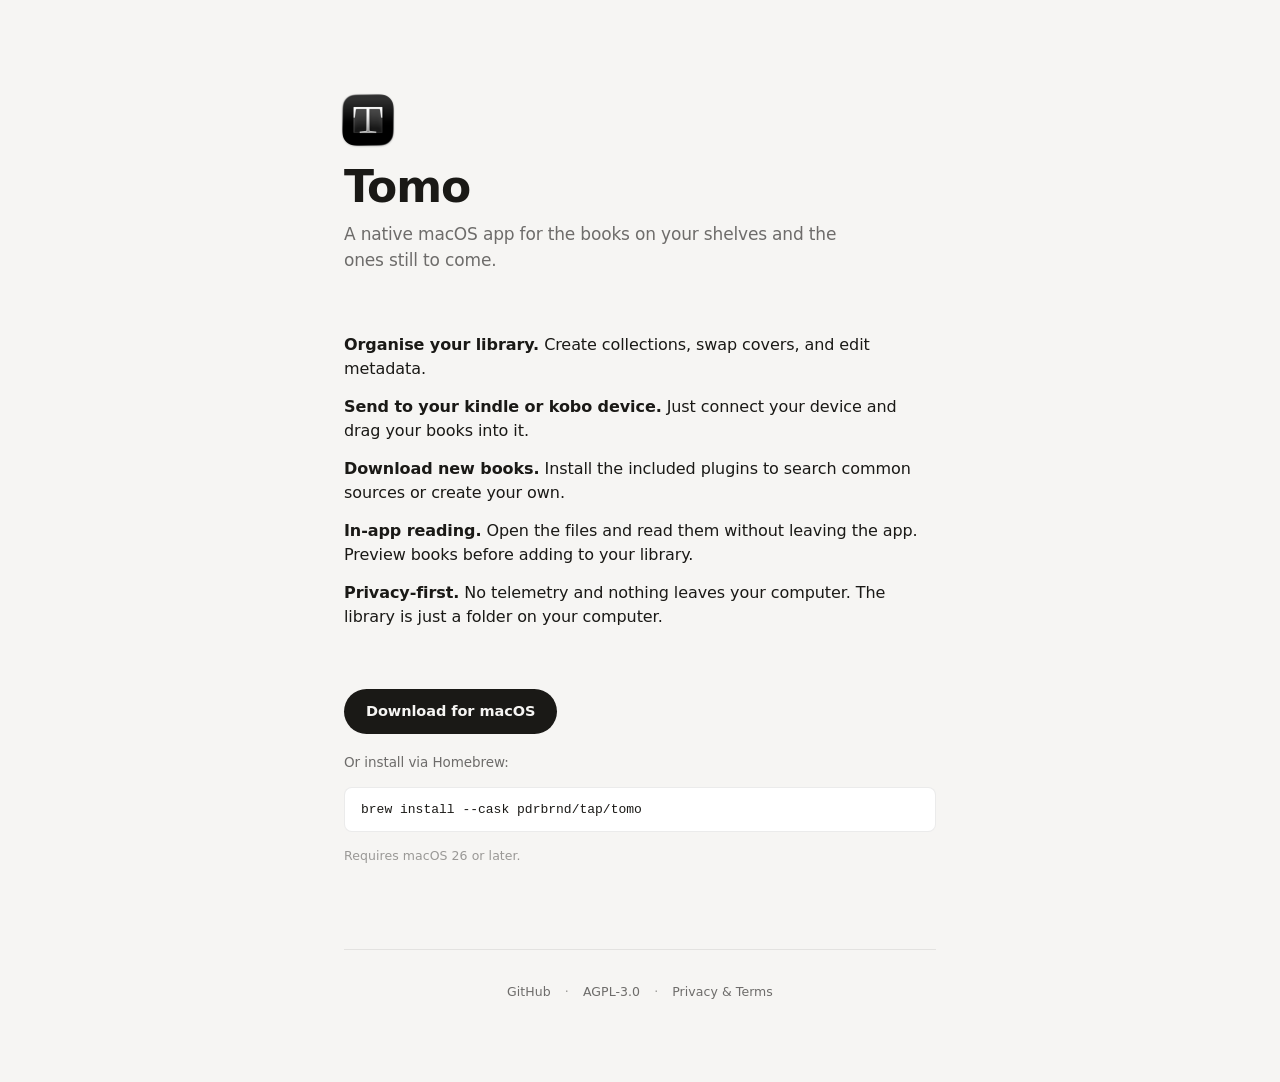
<file: docs/index.html>
<!doctype html>
<html lang="en">
  <head>
    <meta charset="UTF-8" />
    <meta
      name="viewport"
      content="width=device-width, initial-scale=1, viewport-fit=cover"
    />
    <title>Tomo — A native macOS e-book library</title>
    <meta
      name="description"
      content="A native macOS e-book library manager with Kindle and Kobo support."
    />
    <meta
      name="theme-color"
      content="#f6f5f3"
      media="(prefers-color-scheme: light)"
    />
    <meta
      name="theme-color"
      content="#020202"
      media="(prefers-color-scheme: dark)"
    />

    <meta property="og:title" content="Tomo" />
    <meta
      property="og:description"
      content="A native macOS e-book library manager."
    />
    <meta property="og:image" content="https://tomolibrary.com/img/og.jpg" />
    <meta property="og:url" content="https://tomolibrary.com" />
    <meta property="og:type" content="website" />
    <meta name="twitter:card" content="summary_large_image" />

    <link rel="icon" type="image/png" sizes="32x32" href="img/icon-32.png" />
    <link rel="icon" type="image/png" sizes="512x512" href="img/icon-512.png" />
    <link rel="apple-touch-icon" sizes="180x180" href="img/icon-180.png" />
    <link rel="stylesheet" href="style.css" />
  </head>
  <body>
    <main>
      <header>
        <img
          class="header-logo"
          src="img/icon-512.png"
          alt=""
          aria-hidden="true"
          width="64"
          height="64"
        />
        <h1>Tomo</h1>
        <p class="tagline">
          A native macOS app for the books on your shelves and the ones still to
          come.
        </p>
      </header>

      <!--<figure class="hero">
        <video
          class="hero-video"
          src="walkthrough.mp4"
          poster="img/hero-poster.jpg"
          playsinline
          preload="none"
          aria-label="Tomo walkthrough video"
        ></video>
        <button class="hero-play" type="button">Watch walkthrough</button>
      </figure>-->

      <section class="features">
        <ul>
          <li>
            <b>Organise your library.</b> Create collections, swap covers, and edit metadata.
          </li>
          <li>
            <b>Send to your kindle or kobo device.</b> Just connect your device and drag your books into it.
          </li>
          <li>
            <b>Download new books.</b> Install the included plugins to search common sources or create your own.
          </li>
          <li>
            <b>In-app reading.</b> Open the files and read them without leaving the app. Preview books before adding to your library.
          </li>
          <li>
            <b>Privacy-first.</b> No telemetry and nothing leaves your computer. The library is just a folder on your computer.
          </li>
        </ul>
      </section>

      <section class="download">
        <a
          class="download-btn"
          href="https://github.com/pdrbrnd/tomo/releases/download/v1.18.2/Tomo-v1.18.2.dmg"
          data-version="v1.18.2"
          >Download for macOS</a
        >
        <a
          class="download-fallback"
          href="https://github.com/pdrbrnd/tomo/releases/latest"
          >Get it from GitHub →</a
        >
        <p class="brew">Or install via Homebrew:</p>
        <pre><code>brew install --cask pdrbrnd/tap/tomo</code></pre>
        <p class="requirements">Requires macOS 26 or later.</p>
      </section>

      <footer>
        <a href="https://github.com/pdrbrnd/tomo">GitHub</a>
        <span class="dot">·</span>
        <a href="https://github.com/pdrbrnd/tomo/blob/main/LICENSE">AGPL-3.0</a>
        <span class="dot">·</span>
        <a href="legal.html">Privacy &amp; Terms</a>
      </footer>
    </main>
    <script>
      const video = document.querySelector(".hero-video");
      const playBtn = document.querySelector(".hero-play");
      if (video && playBtn) {
        playBtn.addEventListener("click", () => {
          video.setAttribute("controls", "");
          video.play();
          playBtn.remove();
        });
      }
    </script>
  </body>
</html>
</file>
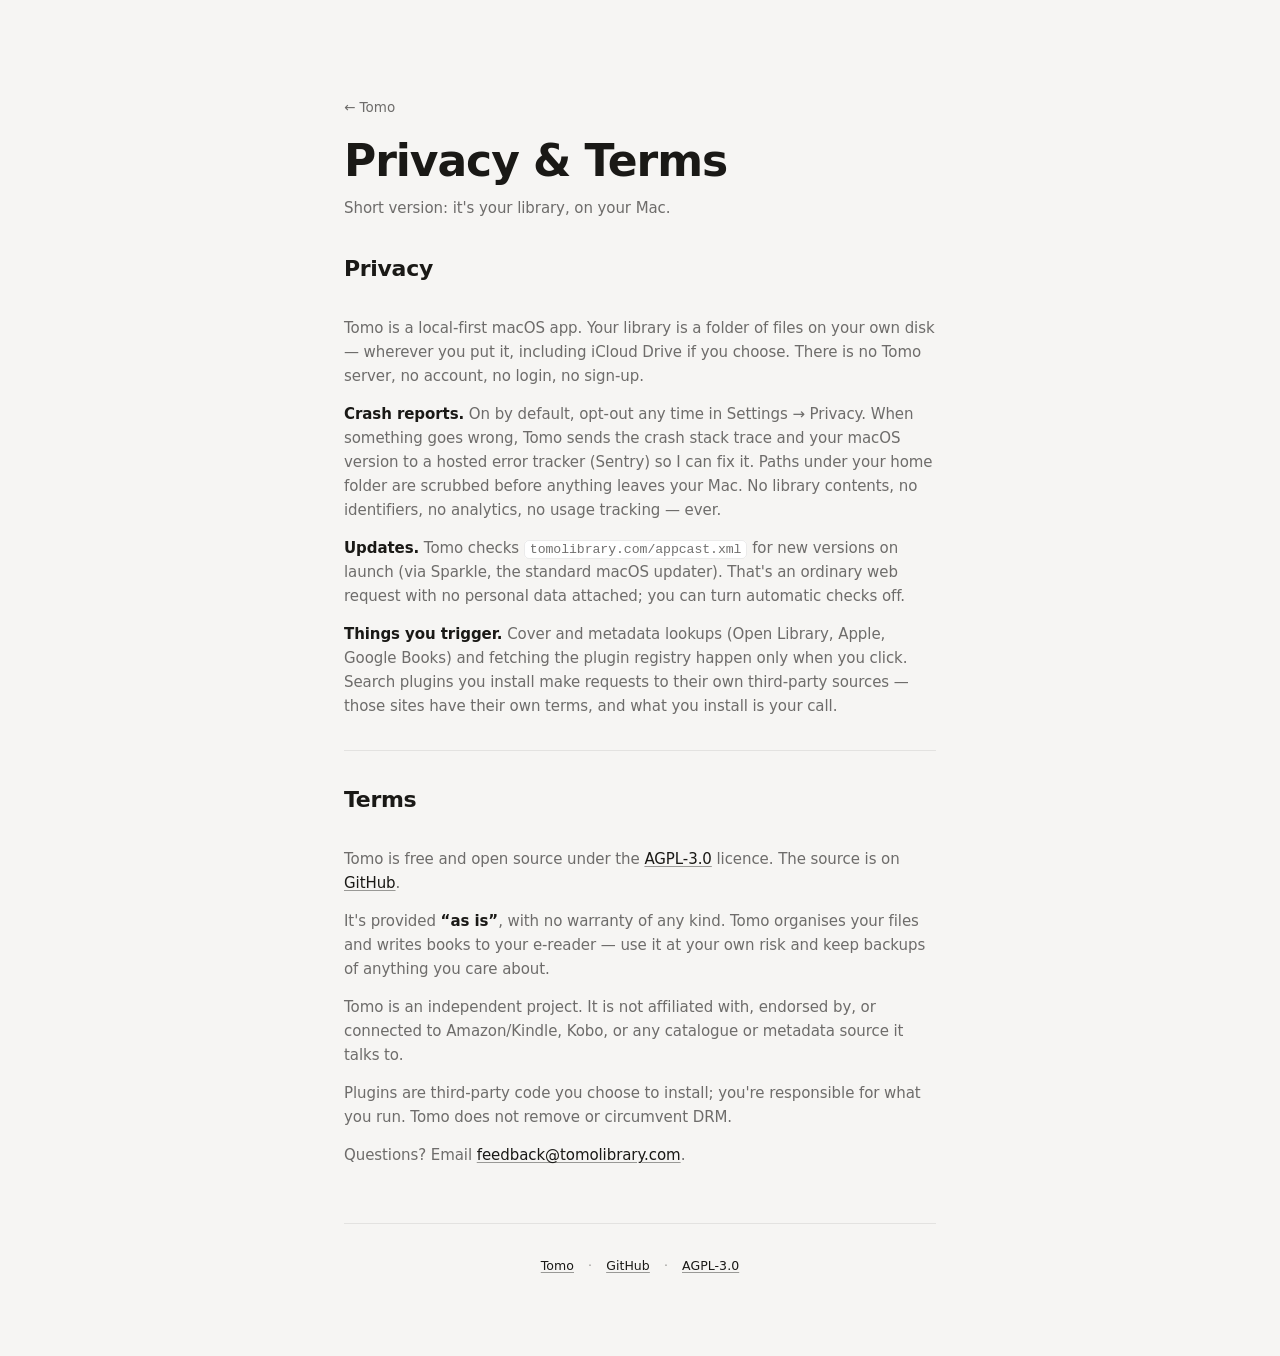
<file: docs/legal.html>
<!doctype html>
<html lang="en">
  <head>
    <meta charset="UTF-8" />
    <meta
      name="viewport"
      content="width=device-width, initial-scale=1, viewport-fit=cover"
    />
    <title>Privacy &amp; Terms — Tomo</title>
    <meta
      name="description"
      content="Privacy policy and terms for Tomo, a local-first macOS e-book library manager."
    />
    <meta
      name="theme-color"
      content="#f6f5f3"
      media="(prefers-color-scheme: light)"
    />
    <meta
      name="theme-color"
      content="#020202"
      media="(prefers-color-scheme: dark)"
    />

    <link rel="icon" type="image/png" sizes="32x32" href="img/icon-32.png" />
    <link rel="icon" type="image/png" sizes="512x512" href="img/icon-512.png" />
    <link rel="apple-touch-icon" sizes="180x180" href="img/icon-180.png" />
    <link rel="stylesheet" href="style.css" />
  </head>
  <body>
    <main class="legal">
      <header>
        <a class="back" href="index.html">← Tomo</a>
        <h1>Privacy &amp; Terms</h1>
        <p class="tagline">Short version: it's your library, on your Mac.</p>
      </header>

      <section>
        <h2>Privacy</h2>
        <p>
          Tomo is a local-first macOS app. Your library is a folder of files on
          your own disk — wherever you put it, including iCloud Drive if you
          choose. There is no Tomo server, no account, no login, no sign-up.
        </p>
        <p>
          <b>Crash reports.</b> On by default, opt-out any time in
          Settings&nbsp;→&nbsp;Privacy. When something goes wrong, Tomo sends
          the crash stack trace and your macOS version to a hosted error tracker
          (Sentry) so I can fix it. Paths under your home folder are scrubbed
          before anything leaves your Mac. No library contents, no identifiers,
          no analytics, no usage tracking — ever.
        </p>
        <p>
          <b>Updates.</b> Tomo checks <code>tomolibrary.com/appcast.xml</code>
          for new versions on launch (via Sparkle, the standard macOS updater).
          That's an ordinary web request with no personal data attached; you can
          turn automatic checks off.
        </p>
        <p>
          <b>Things you trigger.</b> Cover and metadata lookups (Open Library,
          Apple, Google Books) and fetching the plugin registry happen only when
          you click. Search plugins you install make requests to their own
          third-party sources — those sites have their own terms, and what you
          install is your call.
        </p>
      </section>

      <hr />

      <section>
        <h2>Terms</h2>
        <p>
          Tomo is free and open source under the
          <a href="https://github.com/pdrbrnd/tomo/blob/main/LICENSE"
            >AGPL-3.0</a
          >
          licence. The source is on
          <a href="https://github.com/pdrbrnd/tomo">GitHub</a>.
        </p>
        <p>
          It's provided <b>“as is”</b>, with no warranty of any kind. Tomo
          organises your files and writes books to your e-reader — use it at
          your own risk and keep backups of anything you care about.
        </p>
        <p>
          Tomo is an independent project. It is not affiliated with, endorsed
          by, or connected to Amazon/Kindle, Kobo, or any catalogue or metadata
          source it talks to.
        </p>
        <p>
          Plugins are third-party code you choose to install; you're responsible
          for what you run. Tomo does not remove or circumvent DRM.
        </p>
        <p>
          Questions? Email
          <a href="mailto:feedback@tomolibrary.com">feedback@tomolibrary.com</a
          >.
        </p>
      </section>

      <footer>
        <a href="index.html">Tomo</a>
        <span class="dot">·</span>
        <a href="https://github.com/pdrbrnd/tomo">GitHub</a>
        <span class="dot">·</span>
        <a href="https://github.com/pdrbrnd/tomo/blob/main/LICENSE">AGPL-3.0</a>
      </footer>
    </main>
  </body>
</html>
</file>
<file: docs/style.css>
:root {
  color-scheme: light dark;
  --canvas: #f6f5f3;
  --surface: #ffffff;
  --ink: #1a1916;
  --ink-secondary: rgba(26, 25, 22, 0.62);
  --ink-tertiary: rgba(26, 25, 22, 0.42);
  --hairline: rgba(0, 0, 0, 0.08);
}

@media (prefers-color-scheme: dark) {
  :root {
    --canvas: #020202;
    --surface: #0a0a0a;
    --ink: #f2f0ec;
    --ink-secondary: rgba(242, 240, 236, 0.62);
    --ink-tertiary: rgba(242, 240, 236, 0.4);
    --hairline: rgba(255, 255, 255, 0.08);
  }
}

* {
  box-sizing: border-box;
  margin: 0;
  padding: 0;
}

html {
  font-family:
    -apple-system, BlinkMacSystemFont, system-ui, "Segoe UI", sans-serif;
  font-size: 15px;
  line-height: 1.55;
  color: var(--ink);
  background: var(--canvas);
  -webkit-font-smoothing: antialiased;
  -moz-osx-font-smoothing: grayscale;
  text-rendering: optimizeLegibility;
  font-feature-settings: "ss01", "cv11";
}

body {
  min-height: 100vh;
  display: flex;
  flex-direction: column;
}

main {
  width: 100%;
  max-width: 640px;
  margin: 0 auto;
  padding: 96px 24px 48px;
  display: flex;
  flex-direction: column;
  gap: 60px;
}

.header-logo {
  display: block;
  width: 64px;
  height: 64px;
  margin: -8px 0 12px -8px;
}

header h1 {
  font-size: 44px;
  font-weight: 600;
  line-height: 1.05;
  letter-spacing: -0.024em;
  margin-bottom: 12px;
}

header .tagline {
  font-size: 17px;
  line-height: 1.5;
  color: var(--ink-secondary);
  letter-spacing: -0.01em;
  max-width: 30em;
}

.hero {
  position: relative;
  margin: 0 -80px;
}

.hero-video {
  display: block;
  width: 100%;
  height: auto;
  border-radius: 12px;
  box-shadow:
    0 1px 2px rgba(0, 0, 0, 0.06),
    0 2px 4px rgba(0, 0, 0, 0.06),
    0 18px 36px rgba(0, 0, 0, 0.08);
}

@media (prefers-color-scheme: dark) {
  .hero-video {
    box-shadow: 0 18px 36px rgba(0, 0, 0, 0.45);
    border: 0.5px solid rgba(255, 255, 255, 0.1);
  }
}

.hero-play {
  position: absolute;
  top: 50%;
  left: 50%;
  transform: translate(-50%, -50%);
  display: inline-flex;
  align-items: center;
  gap: 8px;
  font-family: inherit;
  font-size: 14.5px;
  font-weight: 600;
  letter-spacing: -0.005em;
  color: #1a1916;
  background: #ffffff;
  padding: 11px 22px;
  border: none;
  border-radius: 999px;
  cursor: pointer;
  box-shadow: 0 8px 24px rgba(0, 0, 0, 0.18);
  transition:
    transform 0.15s ease,
    box-shadow 0.15s ease;
}

.hero-play:hover {
  transform: translate(-50%, calc(-50% - 1px));
  box-shadow: 0 10px 28px rgba(0, 0, 0, 0.22);
}

.hero-play:active {
  transform: translate(-50%, -50%);
}

.hero-play:focus-visible {
  outline: 2px solid #ffffff;
  outline-offset: 4px;
}

@media (prefers-reduced-motion: reduce) {
  .hero-play {
    transition: none;
  }
  .hero-play:hover {
    transform: translate(-50%, -50%);
  }
}

.features ul {
  list-style: none;
  display: flex;
  flex-direction: column;
  gap: 14px;
}

.features li {
  font-size: 16px;
  line-height: 1.5;
  letter-spacing: -0.005em;
}

.features li b {
  font-weight: 600;
  color: var(--ink);
}

.download {
  display: flex;
  flex-direction: column;
  align-items: flex-start;
  gap: 14px;
}

.download-btn {
  display: inline-block;
  font-size: 14.5px;
  font-weight: 600;
  letter-spacing: -0.005em;
  color: var(--canvas);
  background: var(--ink);
  padding: 11px 22px;
  border-radius: 999px;
  text-decoration: none;
  font-variant-numeric: tabular-nums;
  transition:
    transform 0.12s ease,
    opacity 0.12s ease;
}

.download-btn:hover {
  opacity: 0.92;
  transform: translateY(-1px);
}

.download-btn:active {
  transform: translateY(0);
}

.download-btn[data-version=""] {
  display: none;
}

.download-fallback {
  display: none;
  font-size: 14.5px;
  font-weight: 500;
  color: var(--ink);
  text-decoration: none;
  border-bottom: 1px solid var(--ink-tertiary);
  padding-bottom: 1px;
}

.download-btn[data-version=""] ~ .download-fallback {
  display: inline-block;
}

.brew {
  font-size: 13.5px;
  color: var(--ink-secondary);
  margin-top: 4px;
  letter-spacing: -0.005em;
}

pre {
  font-family:
    ui-monospace, SFMono-Regular, "SF Mono", Menlo, Consolas, monospace;
  font-size: 13px;
  line-height: 1.5;
  background: var(--surface);
  border: 0.5px solid var(--hairline);
  padding: 12px 16px;
  border-radius: 8px;
  overflow-x: auto;
  align-self: stretch;
}

code {
  font-family: inherit;
}

hr {
  border: none;
  border-top: 0.5px solid var(--hairline);
}

.requirements {
  font-size: 12.5px;
  color: var(--ink-tertiary);
  letter-spacing: 0.005em;
}

.legal {
  gap: 32px;
}

.legal .back {
  display: inline-block;
  font-size: 13.5px;
  font-weight: 500;
  color: var(--ink-secondary);
  text-decoration: none;
  margin-bottom: 20px;
  transition: color 0.12s ease;
}

.legal .back:hover {
  color: var(--ink);
}

.legal h2 {
  font-size: 22px;
  font-weight: 600;
  letter-spacing: -0.014em;
  margin-bottom: 16px;
}

.legal section {
  display: flex;
  flex-direction: column;
  gap: 14px;
}

.legal p {
  font-size: 15px;
  line-height: 1.6;
  letter-spacing: -0.005em;
  color: var(--ink-secondary);
}

.legal p b {
  font-weight: 600;
  color: var(--ink);
}

.legal a {
  color: var(--ink);
  text-decoration: underline;
  text-underline-offset: 2px;
  text-decoration-color: var(--ink-tertiary);
}

.legal a:hover {
  text-decoration-color: var(--ink);
}

.legal code {
  font-family:
    ui-monospace, SFMono-Regular, "SF Mono", Menlo, Consolas, monospace;
  font-size: 0.88em;
  background: var(--surface);
  border: 0.5px solid var(--hairline);
  border-radius: 5px;
  padding: 1px 5px;
}

footer {
  font-size: 12.5px;
  color: var(--ink-tertiary);
  text-align: center;
  margin-top: 24px;
  padding: 32px 0;
  border-top: 0.5px solid var(--hairline);
  letter-spacing: 0.005em;
}

footer a {
  color: var(--ink-secondary);
  text-decoration: none;
  transition: color 0.12s ease;
}

footer a:hover {
  color: var(--ink);
}

footer .dot {
  margin: 0 10px;
  color: var(--ink-tertiary);
}

@media (max-width: 860px) {
  main {
    padding: 64px 20px 32px;
    gap: 64px;
  }

  .header-logo {
    width: 56px;
    height: 56px;
    margin: -8px 0 8px -8px;
  }

  header h1 {
    font-size: 36px;
  }

  header .tagline {
    font-size: 16px;
  }

  .hero {
    margin: 0;
  }

  .features li {
    font-size: 15px;
  }
}

@media (prefers-reduced-motion: reduce) {
  .download-btn {
    transition: none;
  }

  .download-btn:hover {
    transform: none;
  }
}
</file>
